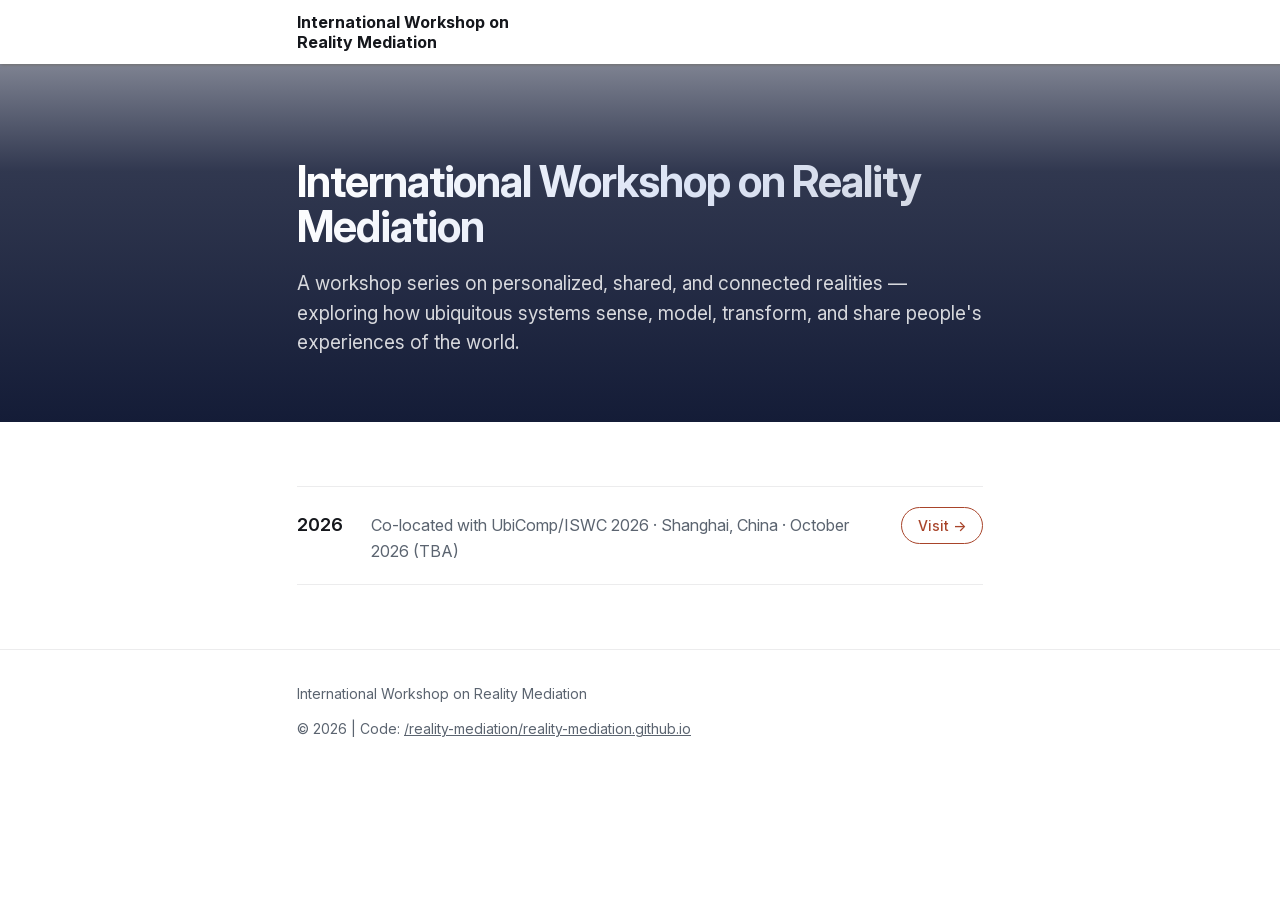
<file: index.html>
<!doctype html>
<html lang="en">
<head>
<meta charset="utf-8">
<meta name="viewport" content="width=device-width,initial-scale=1">
<title>International Workshop on Reality Mediation</title>
<link rel="apple-touch-icon" sizes="180x180" href="2026/favicon/apple-touch-icon.png">
<link rel="icon" type="image/png" sizes="32x32" href="2026/favicon/favicon-32x32.png">
<link rel="icon" type="image/png" sizes="16x16" href="2026/favicon/favicon-16x16.png">
<link rel="manifest" href="2026/favicon/site.webmanifest">
<style>
  @font-face {
    font-family: "Inter";
    src: url("2026/fonts/InterVariable.ttf") format("truetype-variations");
    font-weight: 100 900;
    font-display: swap;
  }

  :root {
    --bg: #ffffff;
    --section-alt: #f5f6f9;
    --brand: #2d3e6e;
    --accent: #a8442a;
    --accent-soft: #f5e4dc;
    --fg: #15171c;
    --muted: #5b6470;
    --rule: #15171c14;
    --radius: 20px;
    --max: 750px;
  }

  * { box-sizing: border-box; }
  html { scroll-behavior: smooth; }
  html, body { margin: 0; padding: 0; }

  body {
    background: var(--bg);
    color: var(--fg);
    font-family: "Inter", system-ui, sans-serif;
    font-weight: 400;
    font-size: 17px;
    line-height: 1.65;
    -webkit-font-smoothing: antialiased;
    text-rendering: optimizeLegibility;
  }

  .wrap { max-width: var(--max); margin: 0 auto; padding: 0 32px; }

  a { color: inherit; }
  a:hover { opacity: .65; }

  /* Nav */
  .nav {
    position: sticky;
    top: 0;
    background: #fff;
    z-index: 10;
    box-shadow: 1px 1px 3px #707070;
  }
  .nav .wrap {
    display: flex;
    align-items: center;
    min-height: 64px;
    padding-top: 12px;
    padding-bottom: 12px;
  }
  .brand {
    font-size: 16px;
    font-weight: 700;
    text-decoration: none;
    line-height: 1.25;
  }

  /* Hero */
  .hero {
    padding: 96px 0 64px;
    background-image: linear-gradient(to bottom, rgba(20,28,55,0.55) 0%, rgba(20,28,55,0.88) 30%, #141c37 100%);
  }
  .hero h1 {
    font-size: 2.5em;
    font-weight: 700;
    line-height: 1.05;
    letter-spacing: -0.025em;
    margin: 0 0 20px;
    background: linear-gradient(120deg, #ffffff 0%, #dbe3f5 55%, #d3d7e1 100%);
    -webkit-background-clip: text;
            background-clip: text;
    color: transparent;
  }
  .hero .subtitle {
    font-size: 19px;
    color: rgba(255, 255, 255, 0.82);
    max-width: 60ch;
    margin: 0;
    line-height: 1.55;
  }

  /* Sections */
  .section { padding: 64px 0; }
  .section:nth-of-type(odd) { background: var(--section-alt); }

  h2 {
    font-size: 30px;
    font-weight: 700;
    letter-spacing: -0.02em;
    margin: 0 0 24px;
    display: flex;
    align-items: baseline;
    gap: 14px;
    color: var(--accent);
  }
  .num {
    font-size: 14px;
    font-weight: 500;
    color: var(--accent);
  }

  p { margin: 0 0 16px; }
  p:last-child { margin-bottom: 0; }

  /* Editions list (same visual rhythm as the 2026 "dates" component) */
  .editions {
    display: grid;
    grid-template-columns: 1fr;
    gap: 0;
    margin: 0;
    border-top: 1px solid var(--rule);
    list-style: none;
    padding: 0;
  }
  .editions li {
    display: grid;
    grid-template-columns: auto 1fr auto;
    align-items: baseline;
    gap: 20px;
    padding: 20px 0;
    border-bottom: 1px solid var(--rule);
  }
  .editions .year {
    font-weight: 600;
    font-size: 18px;
    color: var(--fg);
    min-width: 3em;
  }
  .editions .where {
    color: var(--muted);
    font-size: 16px;
  }
  .editions .link-btn {
    display: inline-flex;
    align-items: center;
    padding: 6px 16px;
    border: 1px solid var(--accent);
    border-radius: var(--radius);
    text-decoration: none;
    font-size: 14px;
    font-weight: 500;
    color: var(--accent);
    background: transparent;
    white-space: nowrap;
    transition: background .15s ease, color .15s ease;
  }
  .editions .link-btn:hover { opacity: 1; background: var(--accent); color: var(--bg); }
  .editions .upcoming-pill {
    display: inline-block;
    font-size: 12px;
    font-weight: 500;
    letter-spacing: .04em;
    color: var(--accent);
    background: var(--accent-soft);
    padding: 3px 10px;
    border-radius: var(--radius);
    margin-left: 10px;
    vertical-align: middle;
  }

  /* Footer */
  footer {
    border-top: 1px solid var(--rule);
    padding: 32px 0 48px;
    font-size: 14px;
    color: var(--muted);
  }
  footer .wrap {
    display: flex;
    justify-content: space-between;
    gap: 12px;
    flex-wrap: wrap;
  }

  @media (max-width: 640px) {
    body { font-size: 16px; }
    .hero { padding: 56px 0 40px; }
    .hero h1 { font-size: 2em; }
    .section { padding: 44px 0; }
    h2 { font-size: 26px; }
    .editions li {
      grid-template-columns: auto 1fr;
      grid-template-areas:
        "year link"
        "where where";
      gap: 6px 16px;
    }
    .editions .year { grid-area: year; }
    .editions .link-btn { grid-area: link; justify-self: end; }
    .editions .where { grid-area: where; }
  }
</style>
</head>
<body>

<header class="nav">
  <div class="wrap">
    <a class="brand" href="#top">International Workshop on<br>Reality Mediation</a>
  </div>
</header>

<main id="top">

  <section class="hero">
    <div class="wrap">
      <h1>International Workshop on Reality Mediation</h1>
      <p class="subtitle">A workshop series on personalized, shared, and connected realities — exploring how ubiquitous systems sense, model, transform, and share people's experiences of the world.</p>
    </div>
  </section>

  <section class="section">
    <div class="wrap">
      <!-- <h2><span class="num">01</span> Editions</h2> -->
      <ul class="editions">
        <li>
          <span class="year">2026</span>
          <span class="where">Co-located with UbiComp/ISWC 2026 · Shanghai, China · October 2026 (TBA)</span>
          <a class="link-btn" href="2026/index.html">Visit →</a>
        </li>
      </ul>
    </div>
  </section>

</main>

<footer>
  <div class="wrap">
    <span>International Workshop on Reality Mediation</span>
    <span>© 2026 | Code: <a href="https://github.com/reality-mediation/reality-mediation.github.io" target="_blank">/reality-mediation/reality-mediation.github.io</a> </span>
  </div>
</footer>

</body>
</html>
</file>
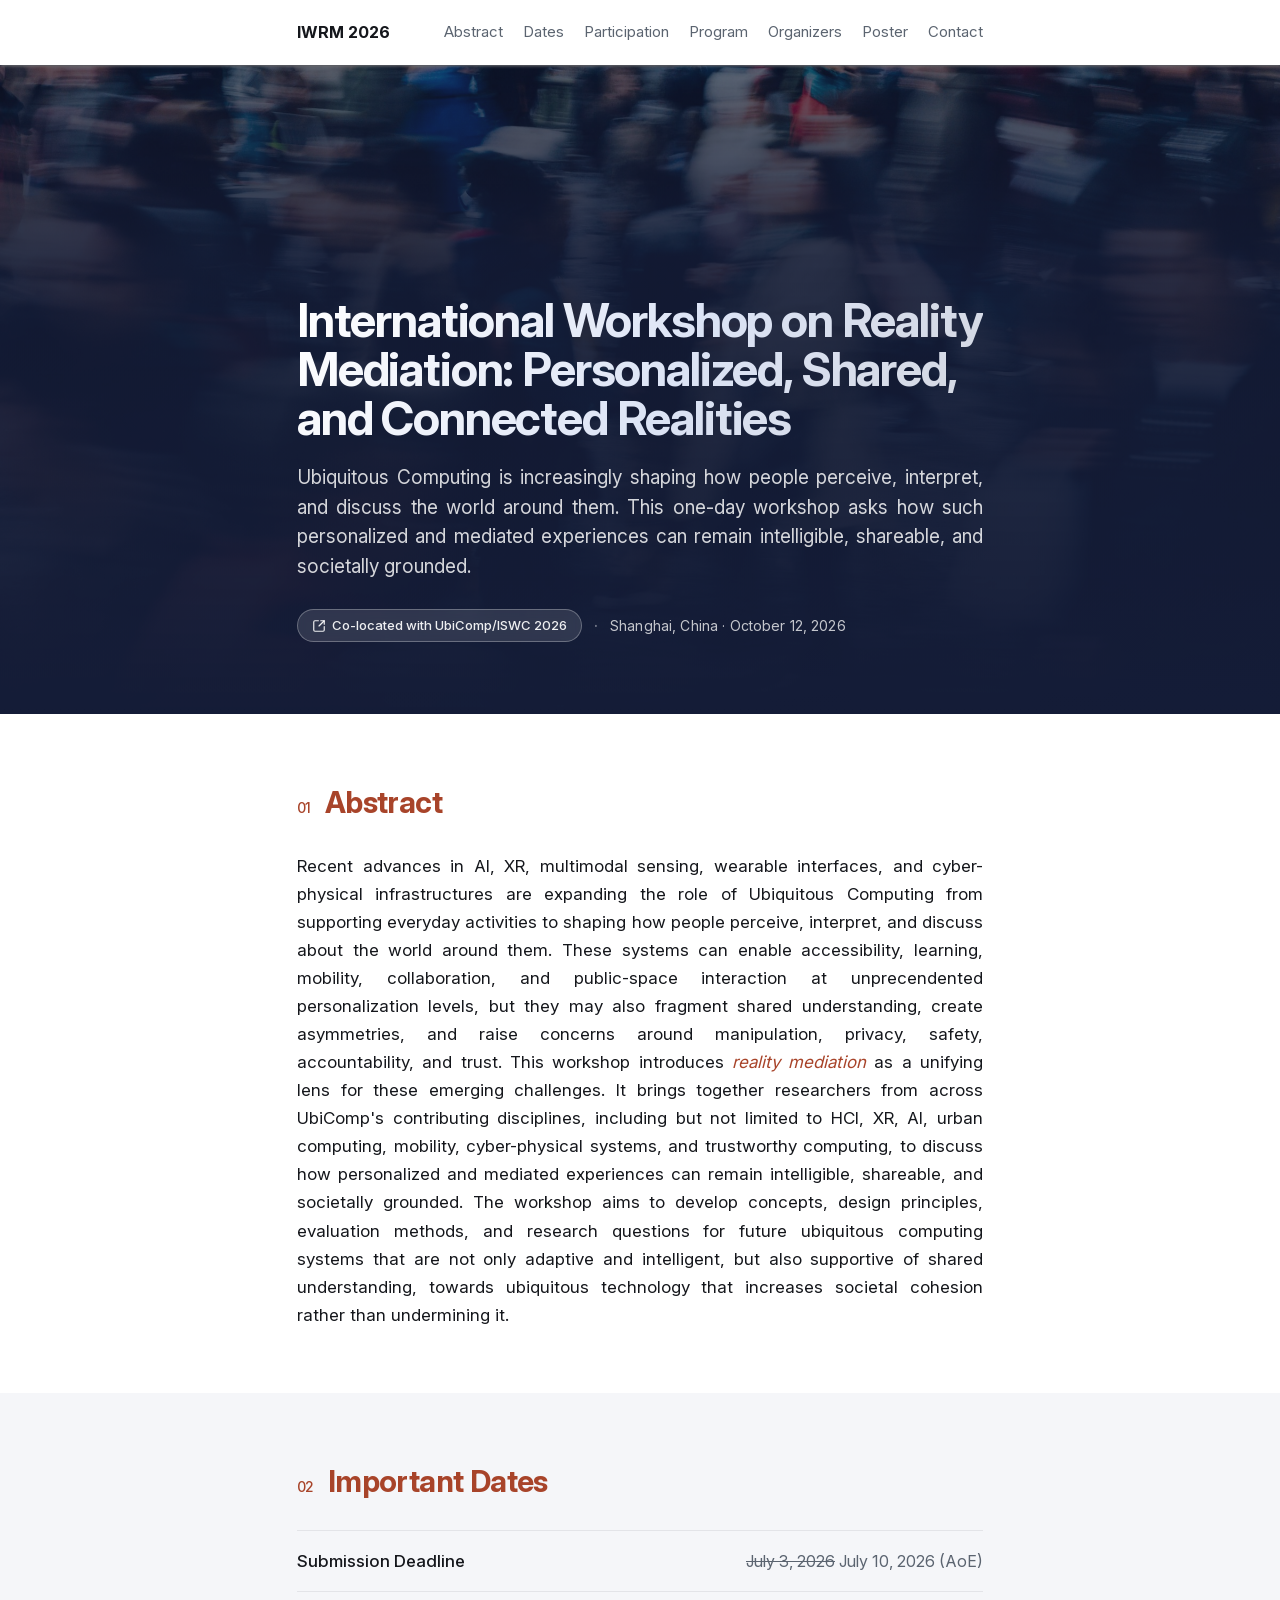
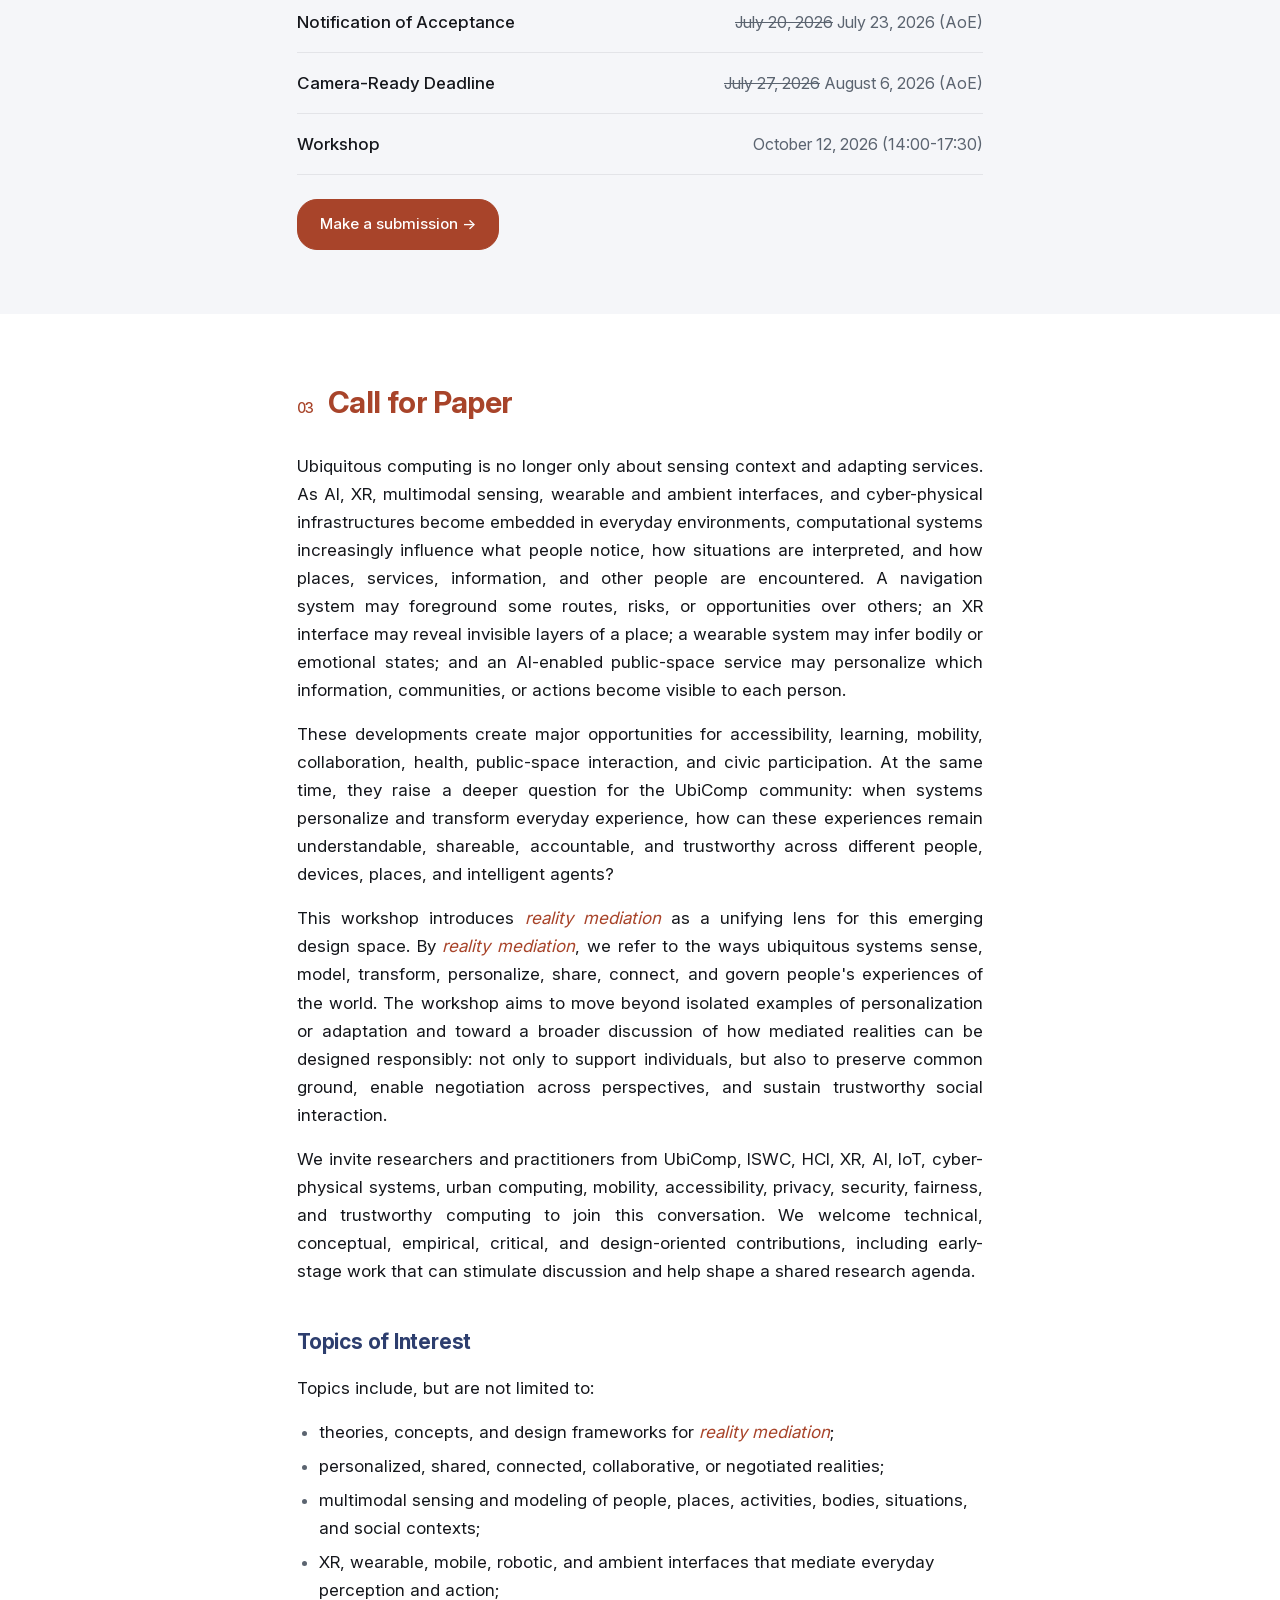
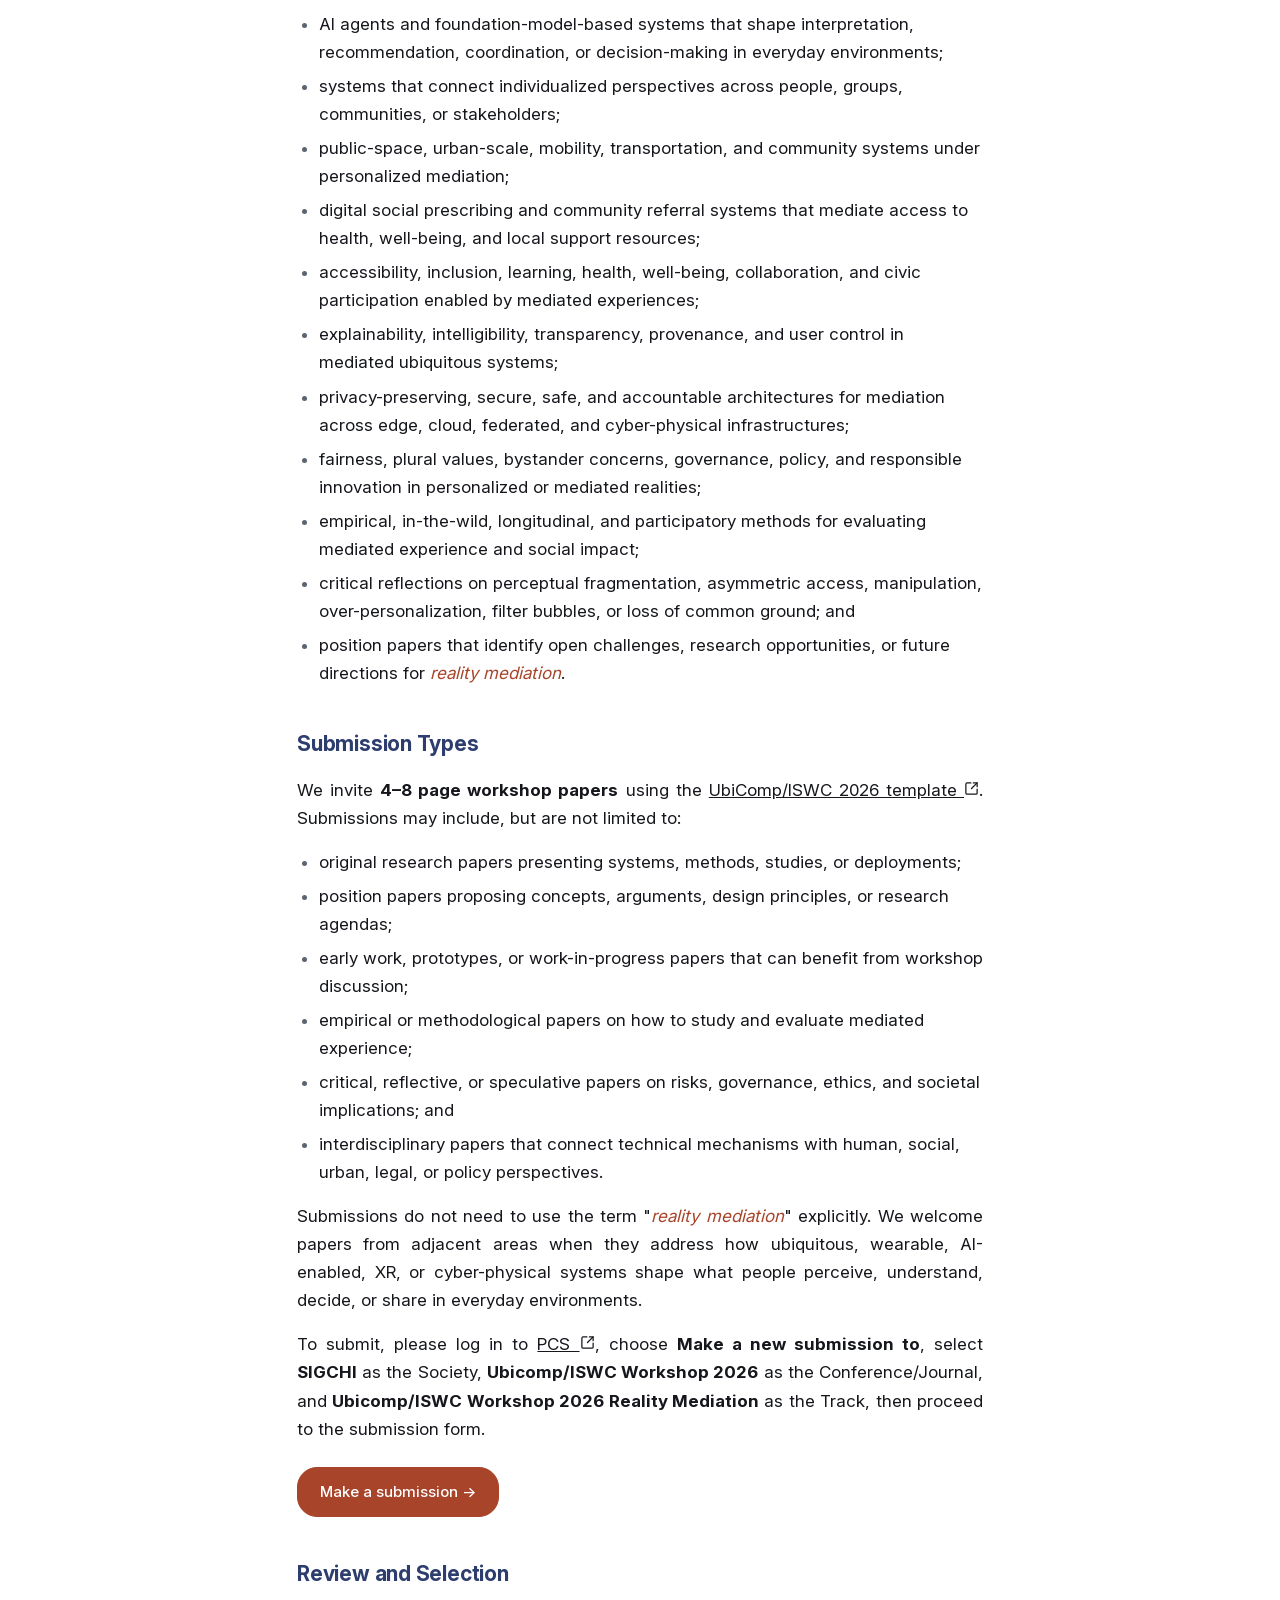
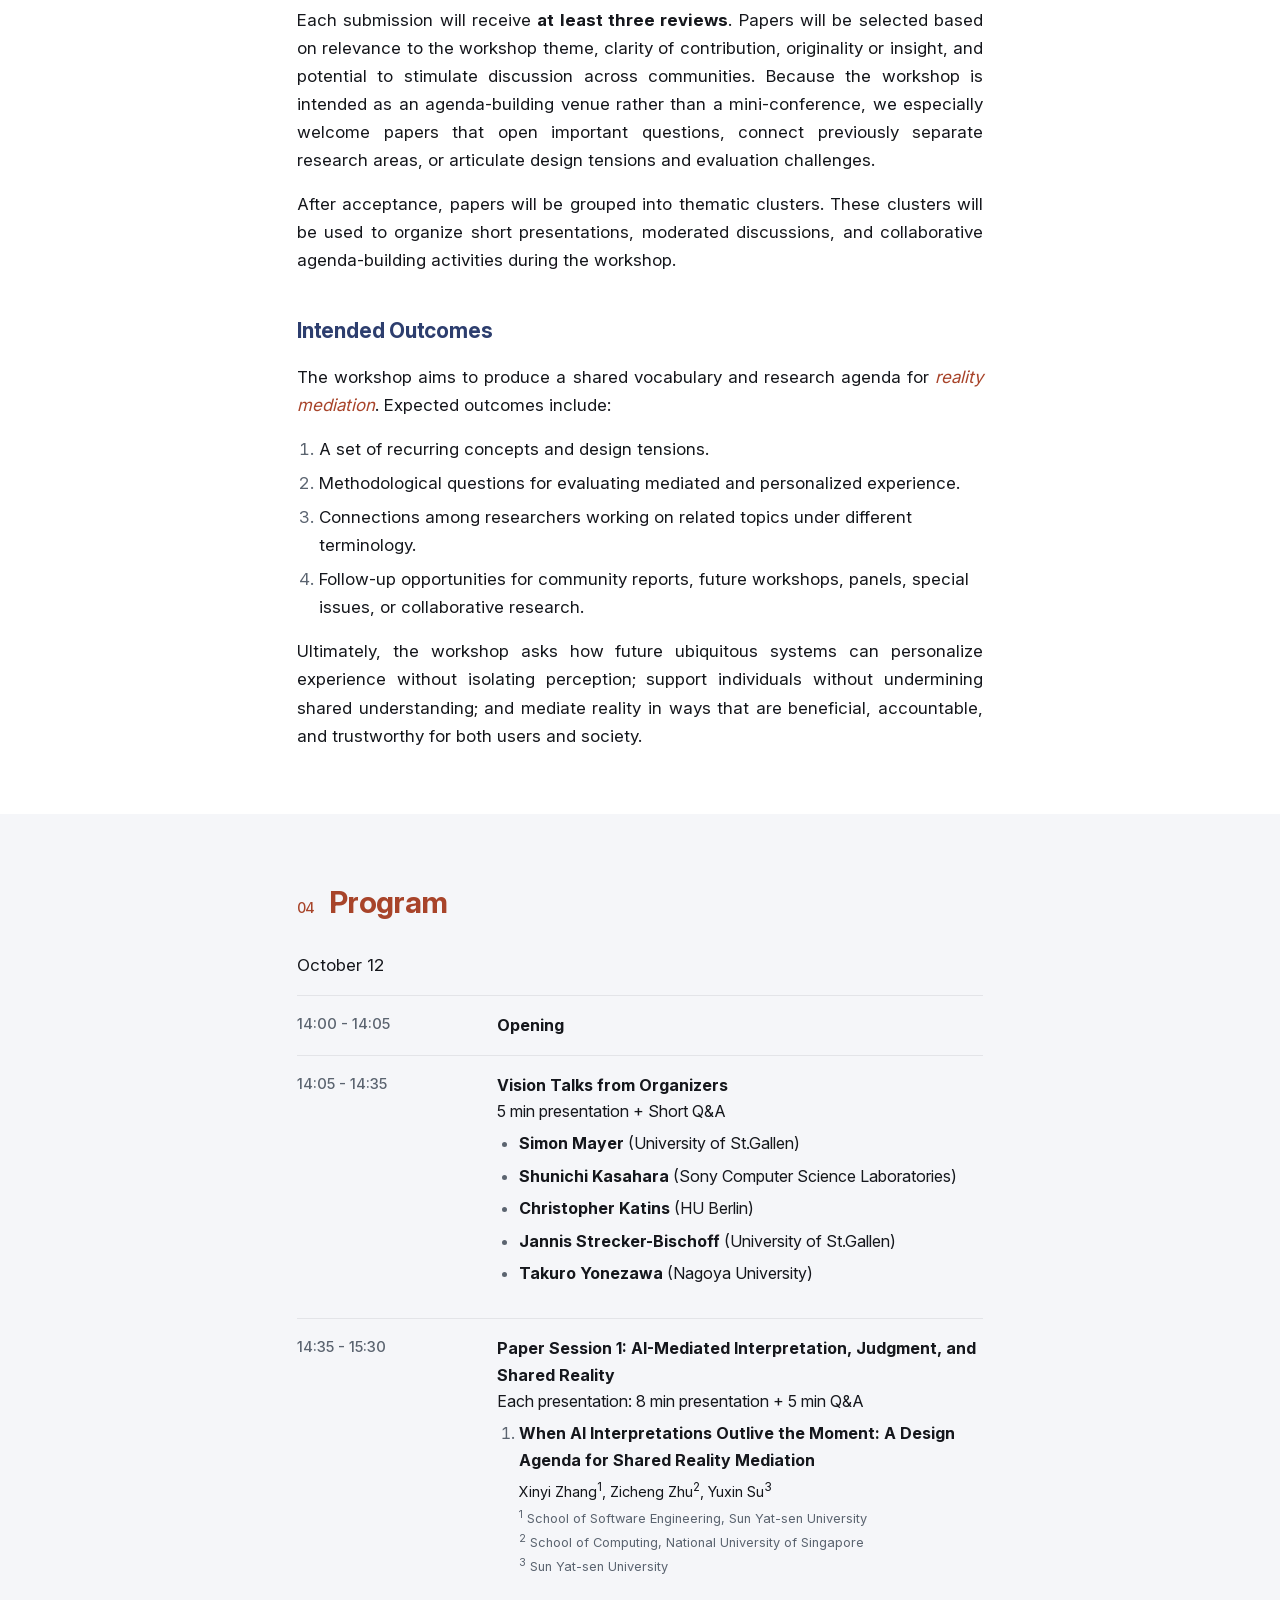
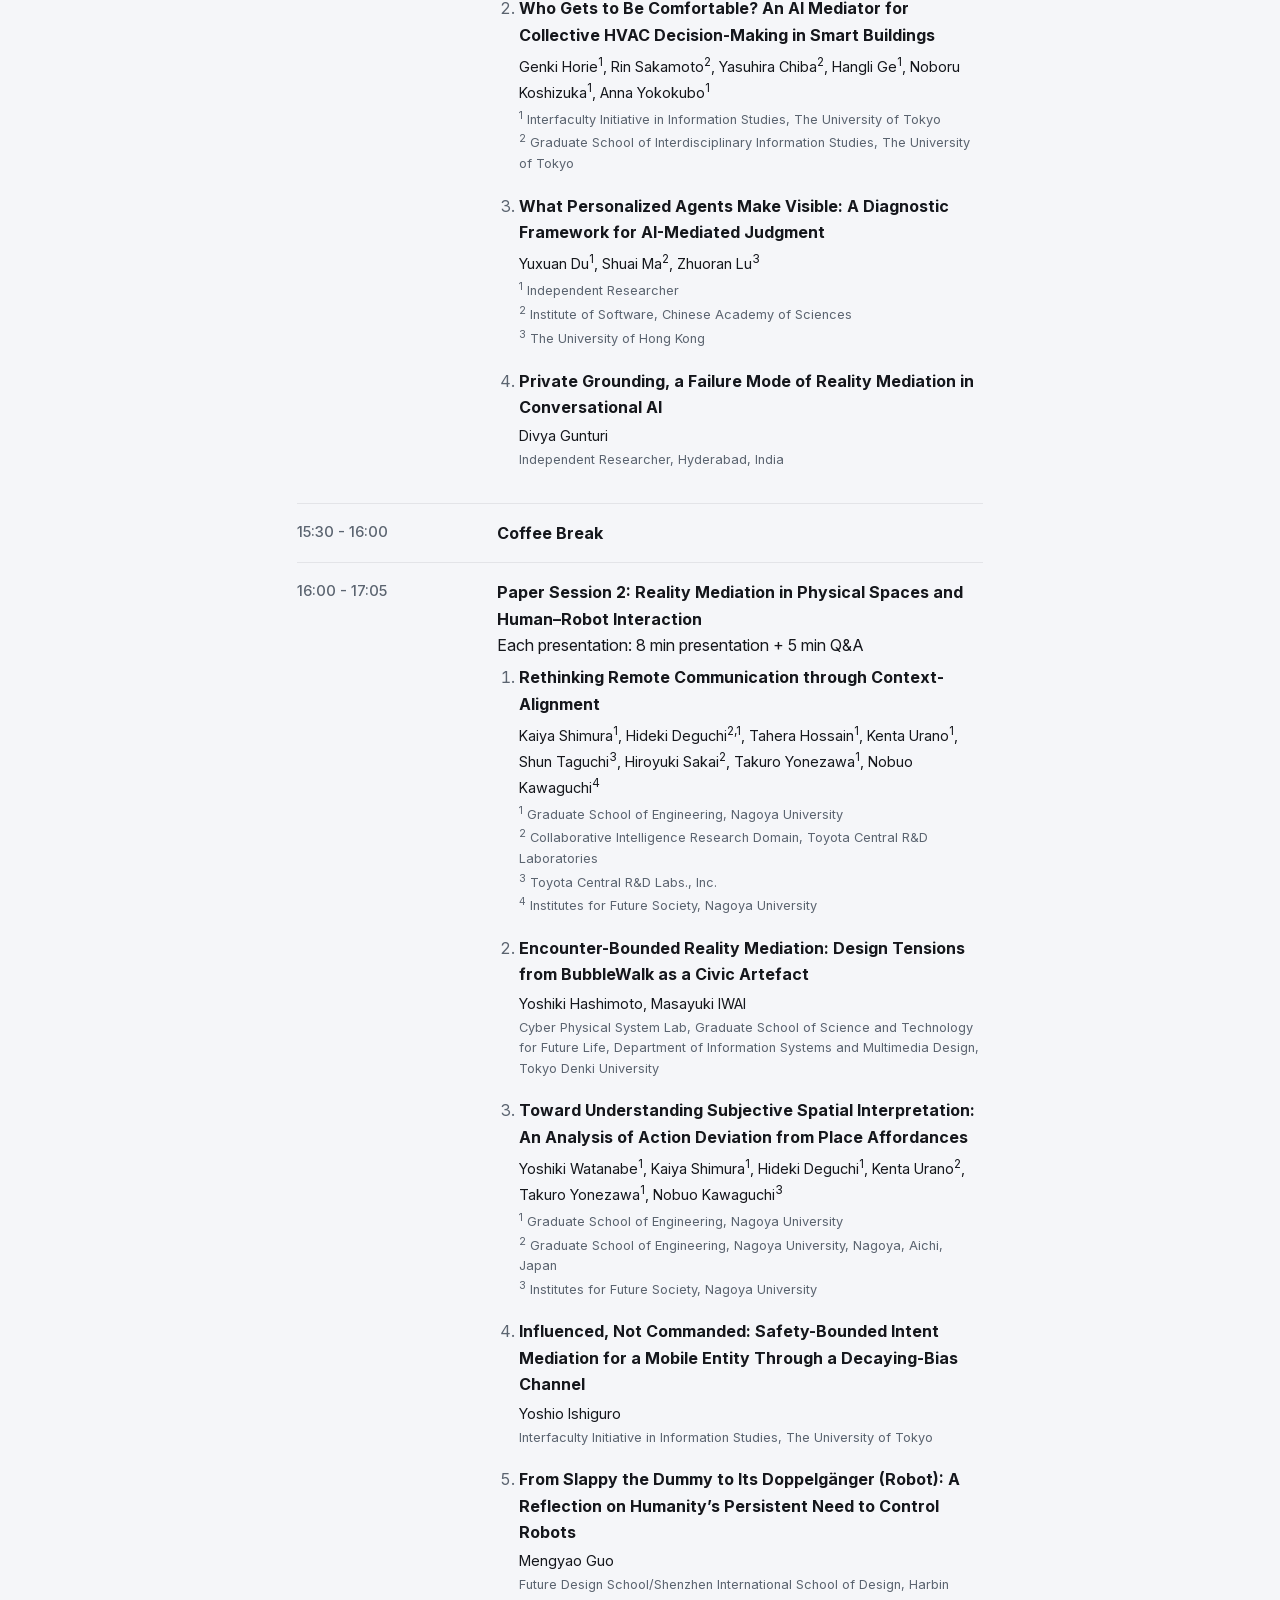
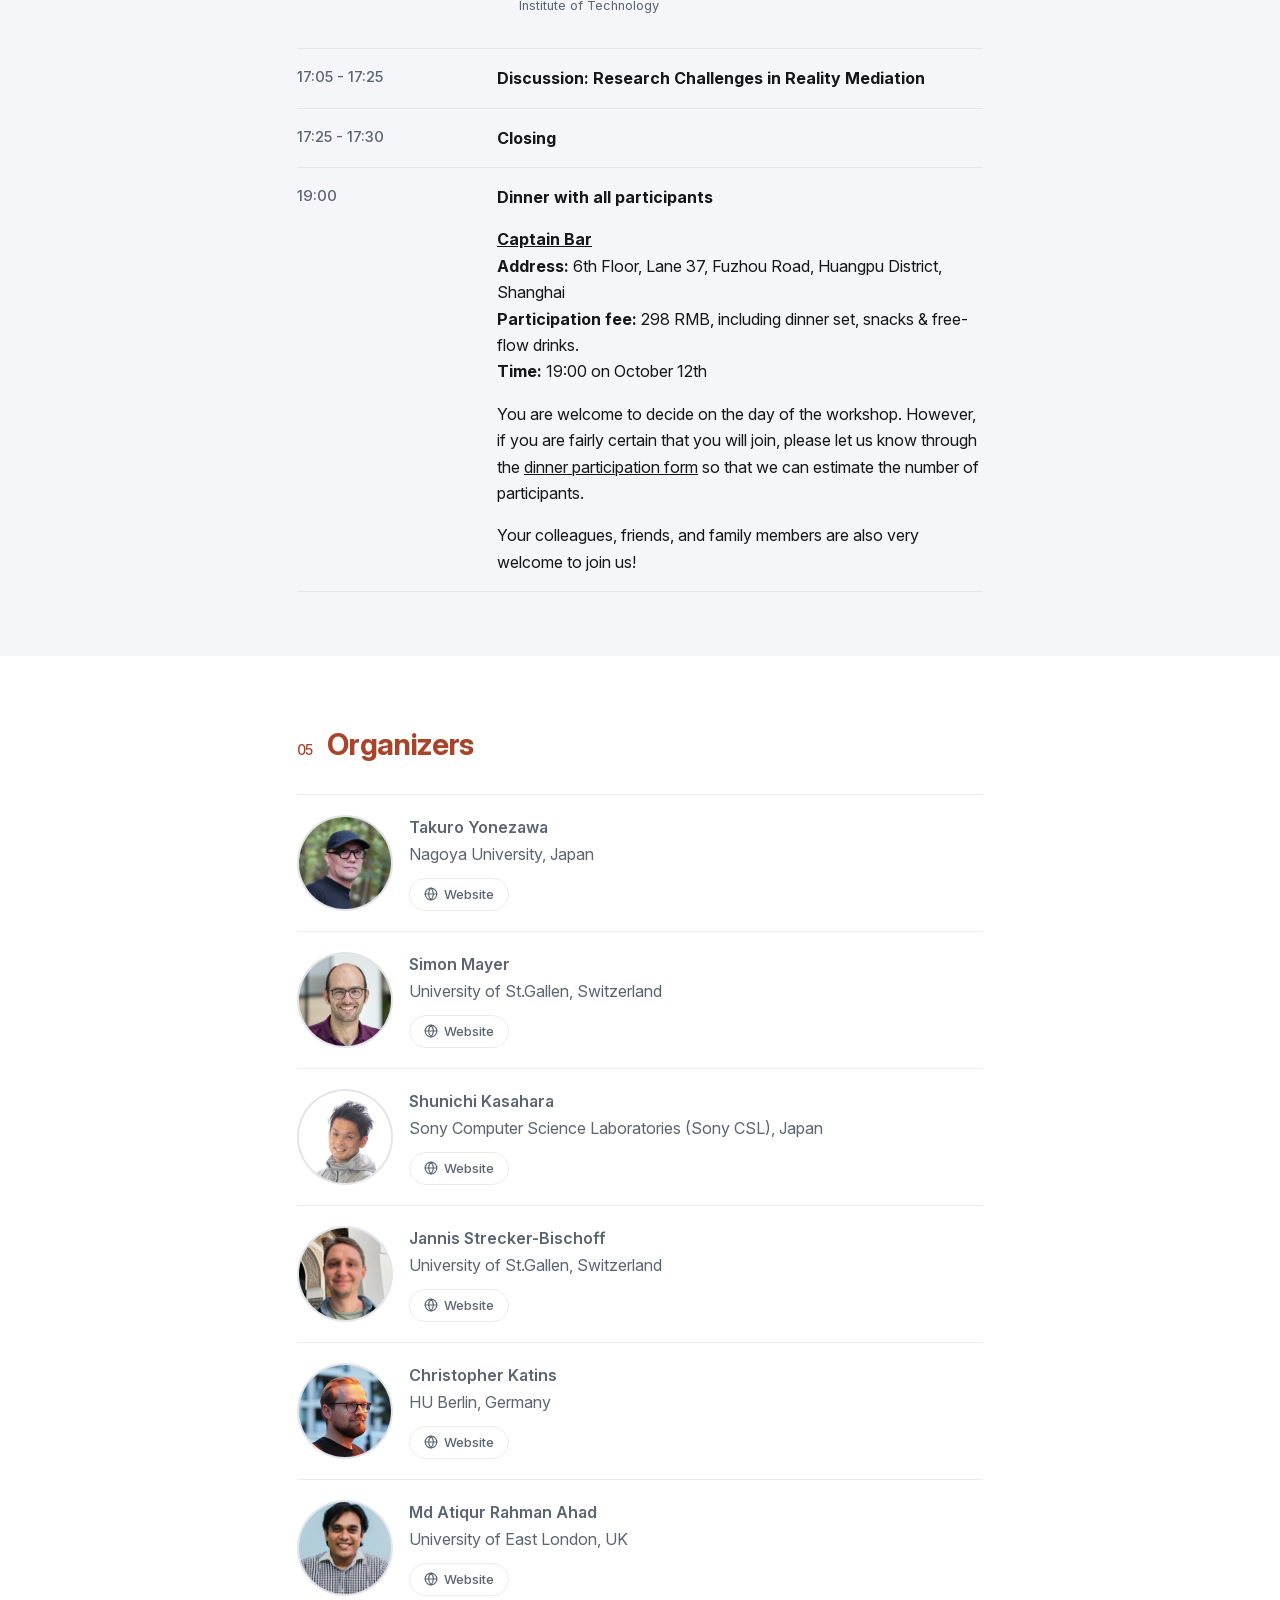
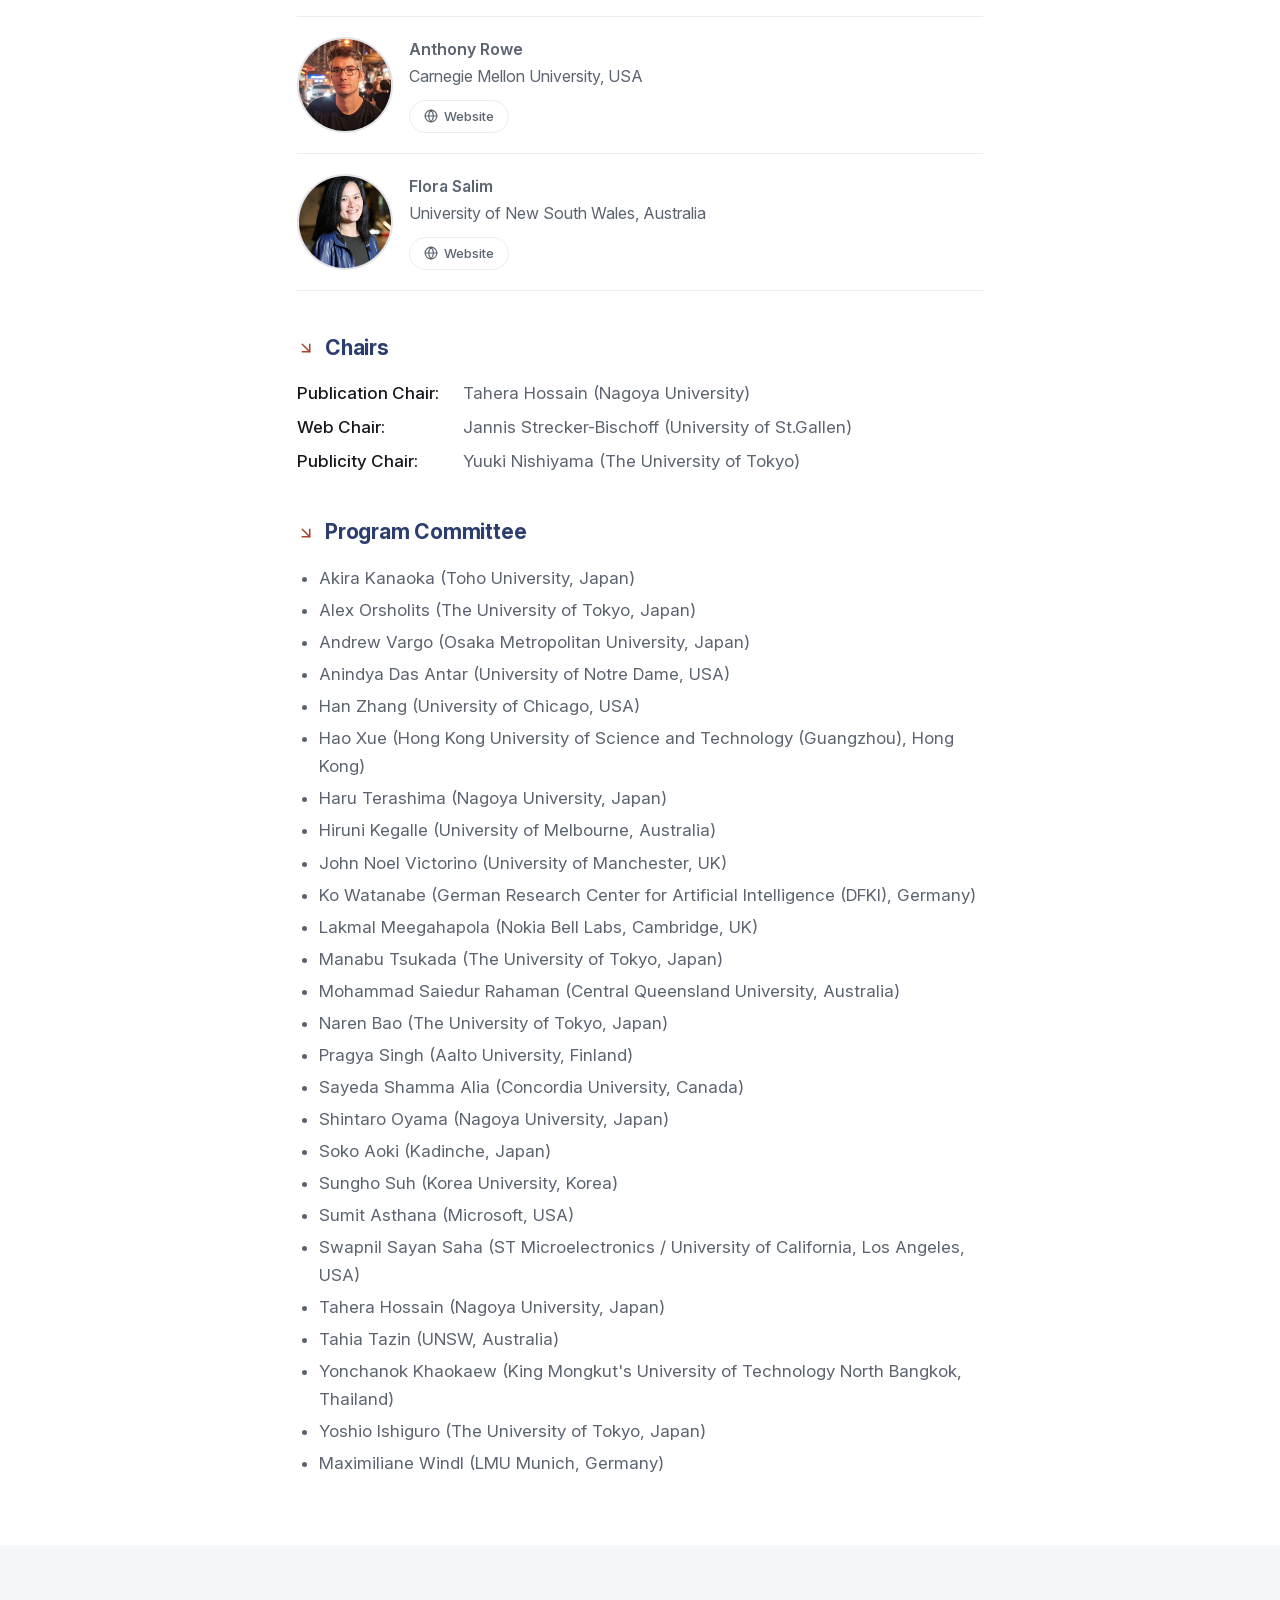
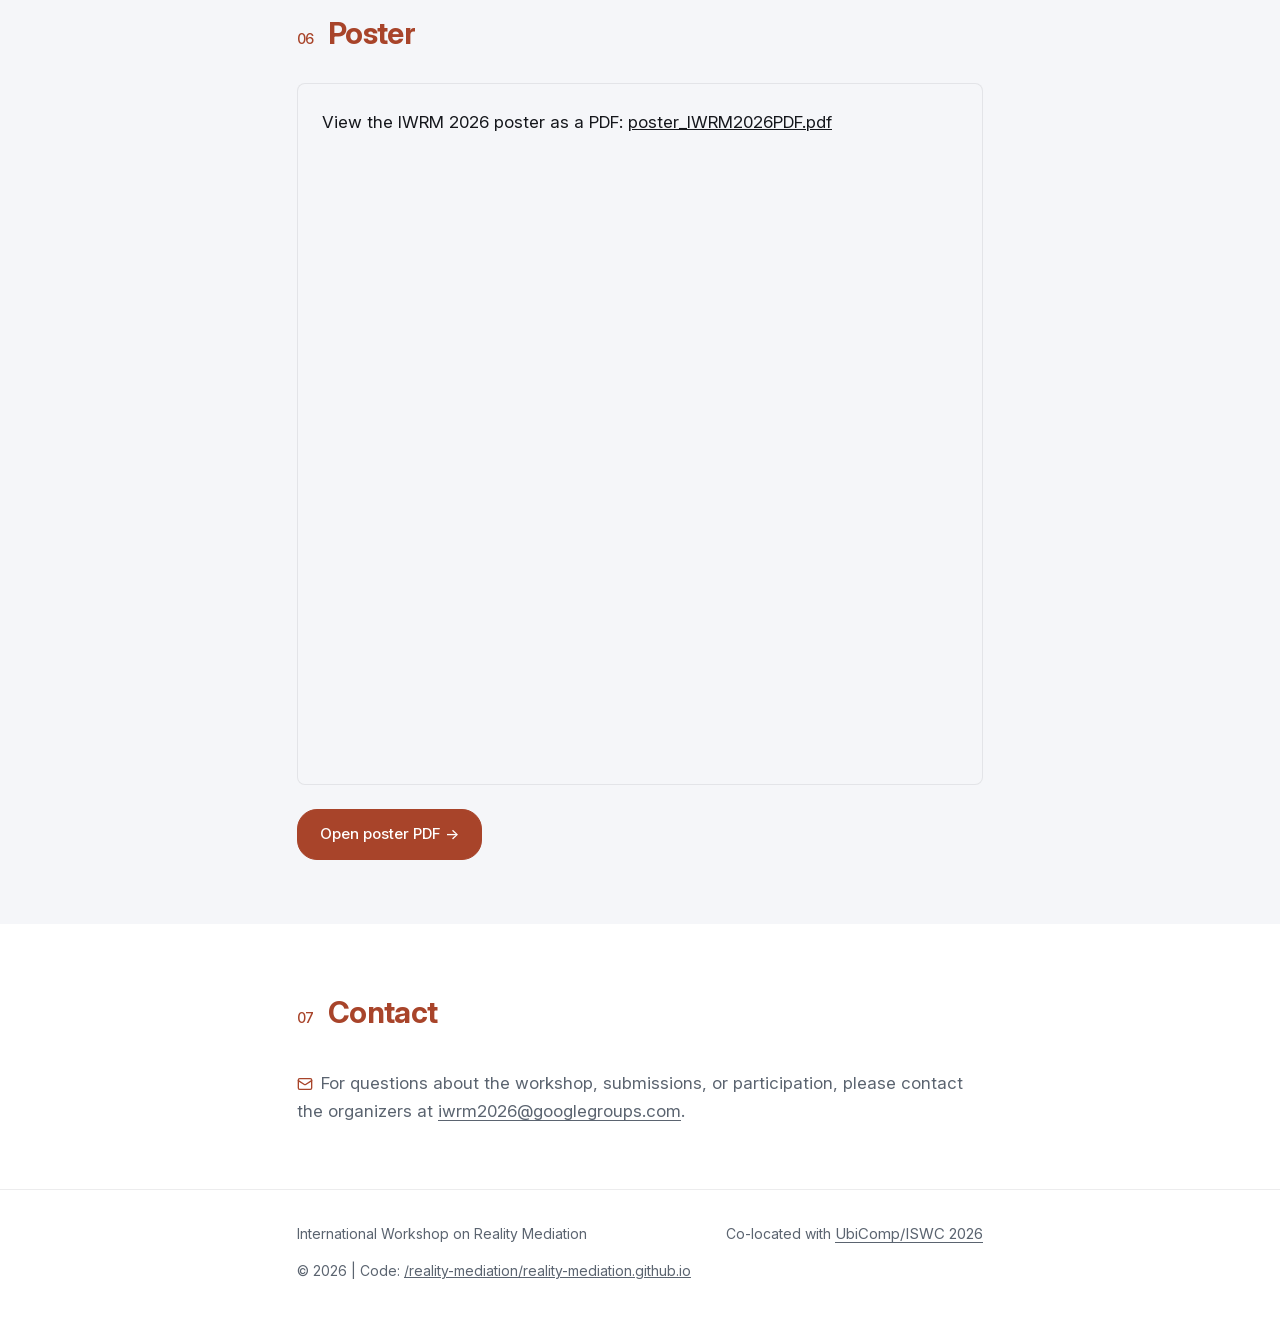
<file: 2026/index.html>
<!doctype html>
<html lang="en">
<head>
<meta charset="utf-8">
<meta name="viewport" content="width=device-width,initial-scale=1">
<title>Reality Mediation — UbiComp/ISWC 2026 Workshop</title>
<link rel="stylesheet" href="styles.css">
<link rel="apple-touch-icon" sizes="180x180" href="favicon/apple-touch-icon.png">
<link rel="icon" type="image/png" sizes="32x32" href="favicon/favicon-32x32.png">
<link rel="icon" type="image/png" sizes="16x16" href="favicon/favicon-16x16.png">
<link rel="manifest" href="favicon/site.webmanifest">
</head>
<body>

<div id="nav-sentinel" aria-hidden="true"></div>
<header class="nav">
  <div class="wrap">
    <a class="brand" href="#top">IWRM 2026</a>
    <button class="nav-toggle" aria-label="Open navigation" aria-expanded="false">
      <i data-lucide="menu" class="icon-menu"></i>
      <i data-lucide="x" class="icon-x"></i>
    </button>
    <nav>
      <a href="#abstract">Abstract</a>
      <a href="#dates">Dates</a>
      <a href="#participation">Participation</a>      
      <a href="#schedule">Program</a>
      <a href="#organizers">Organizers</a>
      <a href="#poster">Poster</a>
      <a href="#contact">Contact</a>
    </nav>
  </div>
</header>

<main id="top">

  <section class="hero">
    <div class="wrap">
      <h1>International Workshop on Reality Mediation: Personalized, Shared, and Connected Realities</h1>
      <p class="subtitle">Ubiquitous Computing is increasingly shaping how people perceive, interpret, and discuss the world around them. This one-day workshop asks how such personalized and mediated experiences can remain intelligible, shareable, and societally grounded.</p>
      <p class="hero-meta">
        <a class="link-btn" href="https://www.ubicomp.org/ubicomp-iswc-2026/" target="_blank" rel="noopener"><i data-lucide="square-arrow-out-up-right"></i>Co-located with UbiComp/ISWC 2026</a>
        <span class="hero-meta-sep" aria-hidden="true">·</span>
        <span class="hero-meta-text">Shanghai, China · October 12, 2026</span>
      </p>
    </div>
  </section>

  <section id="abstract" class="section">
    <div class="wrap">
      <h2><span class="num">01</span> Abstract</h2>
      <p>Recent advances in AI, XR, multimodal sensing, wearable interfaces, and cyber-physical infrastructures are expanding the role of Ubiquitous Computing from supporting everyday activities to shaping how people perceive, interpret, and discuss about the world around them. These systems can enable accessibility, learning, mobility, collaboration, and public-space interaction at unprecendented personalization levels, but they may also fragment shared understanding, create asymmetries, and raise concerns around manipulation, privacy, safety, accountability, and trust. This workshop introduces <span class="rm-term">reality mediation</span> as a unifying lens for these emerging challenges. It brings together researchers from across UbiComp's contributing disciplines, including but not limited to HCI, XR, AI, urban computing, mobility, cyber-physical systems, and trustworthy computing, to discuss how personalized and mediated experiences can remain intelligible, shareable, and societally grounded. The workshop aims to develop concepts, design principles, evaluation methods, and research questions for future ubiquitous computing systems that are not only adaptive and intelligent, but also supportive of shared understanding, towards ubiquitous technology that increases societal cohesion rather than undermining it.</p>
    </div>
  </section>

    <section id="dates" class="section">
    <div class="wrap">
      <h2><span class="num">02</span> Important Dates</h2>
      <dl class="dates">
        <div><dt>Submission Deadline</dt><dd><s>July 3, 2026</s> July 10, 2026 (AoE)</dd></div>
        <div><dt>Notification of Acceptance</dt><dd><s>July 20, 2026</s> July 23, 2026 (AoE)</dd></div>
        <div><dt>Camera-Ready Deadline</dt><dd><s>July 27, 2026</s> August 6, 2026 (AoE)</dd></div>
        <div><dt>Workshop</dt><dd>October 12, 2026 (14:00-17:30)</dd></div>
      </dl>
        <p class="actions">
        <a class="btn" href="https://new.precisionconference.com/user/login" target="_blank" rel="noopener">Make a submission →</a>
      </p>
    </div>
  </section>

  <section id="participation" class="section">
    <div class="wrap">
      <h2><span class="num">03</span> Call for Paper</h2>
      <p>Ubiquitous computing is no longer only about sensing context and adapting services. As AI, XR, multimodal sensing, wearable and ambient interfaces, and cyber-physical infrastructures become embedded in everyday environments, computational systems increasingly influence what people notice, how situations are interpreted, and how places, services, information, and other people are encountered. A navigation system may foreground some routes, risks, or opportunities over others; an XR interface may reveal invisible layers of a place; a wearable system may infer bodily or emotional states; and an AI-enabled public-space service may personalize which information, communities, or actions become visible to each person.</p>
      <p>These developments create major opportunities for accessibility, learning, mobility, collaboration, health, public-space interaction, and civic participation. At the same time, they raise a deeper question for the UbiComp community: when systems personalize and transform everyday experience, how can these experiences remain understandable, shareable, accountable, and trustworthy across different people, devices, places, and intelligent agents?</p>
      <p>This workshop introduces <span class="rm-term">reality mediation</span> as a unifying lens for this emerging design space. By <span class="rm-term">reality mediation</span>, we refer to the ways ubiquitous systems sense, model, transform, personalize, share, connect, and govern people's experiences of the world. The workshop aims to move beyond isolated examples of personalization or adaptation and toward a broader discussion of how mediated realities can be designed responsibly: not only to support individuals, but also to preserve common ground, enable negotiation across perspectives, and sustain trustworthy social interaction.</p>
      <p>We invite researchers and practitioners from UbiComp, ISWC, HCI, XR, AI, IoT, cyber-physical systems, urban computing, mobility, accessibility, privacy, security, fairness, and trustworthy computing to join this conversation. We welcome technical, conceptual, empirical, critical, and design-oriented contributions, including early-stage work that can stimulate discussion and help shape a shared research agenda.</p>

  
      <h3>Topics of Interest</h3>
      <p>Topics include, but are not limited to:</p>
      <ul>
        <li>theories, concepts, and design frameworks for <span class="rm-term">reality mediation</span>;</li>
        <li>personalized, shared, connected, collaborative, or negotiated realities;</li>
        <li>multimodal sensing and modeling of people, places, activities, bodies, situations, and social contexts;</li>
        <li>XR, wearable, mobile, robotic, and ambient interfaces that mediate everyday perception and action;</li>
        <li>AI agents and foundation-model-based systems that shape interpretation, recommendation, coordination, or decision-making in everyday environments;</li>
        <li>systems that connect individualized perspectives across people, groups, communities, or stakeholders;</li>
        <li>public-space, urban-scale, mobility, transportation, and community systems under personalized mediation;</li>
        <li>digital social prescribing and community referral systems that mediate access to health, well-being, and local support resources;</li>
        <li>accessibility, inclusion, learning, health, well-being, collaboration, and civic participation enabled by mediated experiences;</li>
        <li>explainability, intelligibility, transparency, provenance, and user control in mediated ubiquitous systems;</li>
        <li>privacy-preserving, secure, safe, and accountable architectures for mediation across edge, cloud, federated, and cyber-physical infrastructures;</li>
        <li>fairness, plural values, bystander concerns, governance, policy, and responsible innovation in personalized or mediated realities;</li>
        <li>empirical, in-the-wild, longitudinal, and participatory methods for evaluating mediated experience and social impact;</li>
        <li>critical reflections on perceptual fragmentation, asymmetric access, manipulation, over-personalization, filter bubbles, or loss of common ground; and</li>
        <li>position papers that identify open challenges, research opportunities, or future directions for <span class="rm-term">reality mediation</span>.</li>
      </ul>

      <h3>Submission Types</h3>
      <p>We invite <strong>4–8 page workshop papers</strong> using the <a href="https://www.ubicomp.org/ubicomp-iswc-2026/formatting/" target="_blank">UbiComp/ISWC 2026 template <i data-lucide="square-arrow-out-up-right"  width="15" height="15"></i></a>. Submissions may include, but are not limited to:</p>
      <ul>
        <li>original research papers presenting systems, methods, studies, or deployments;</li>
        <li>position papers proposing concepts, arguments, design principles, or research agendas;</li>
        <li>early work, prototypes, or work-in-progress papers that can benefit from workshop discussion;</li>
        <li>empirical or methodological papers on how to study and evaluate mediated experience;</li>
        <li>critical, reflective, or speculative papers on risks, governance, ethics, and societal implications; and</li>
        <li>interdisciplinary papers that connect technical mechanisms with human, social, urban, legal, or policy perspectives.</li>
      </ul>
      <p>Submissions do not need to use the term "<span class="rm-term">reality mediation</span>" explicitly. We welcome papers from adjacent areas when they address how ubiquitous, wearable, AI-enabled, XR, or cyber-physical systems shape what people perceive, understand, decide, or share in everyday environments.</p>
      <p>To submit, please log in to <a href="https://new.precisionconference.com/user/login" target="_blank" rel="noopener">PCS <i data-lucide="square-arrow-out-up-right" width="15" height="15"></i></a>, choose <strong>Make a new submission to</strong>, select <strong>SIGCHI</strong> as the Society, <strong>Ubicomp/ISWC Workshop 2026</strong> as the Conference/Journal, and <strong>Ubicomp/ISWC Workshop 2026 Reality Mediation</strong> as the Track, then proceed to the submission form.</p>

      <p class="actions">
        <a class="btn" href="https://new.precisionconference.com/user/login" target="_blank" rel="noopener">Make a submission →</a>
      </p>

      <h3>Review and Selection</h3>
      <p>Each submission will receive <strong>at least three reviews</strong>. Papers will be selected based on relevance to the workshop theme, clarity of contribution, originality or insight, and potential to stimulate discussion across communities. Because the workshop is intended as an agenda-building venue rather than a mini-conference, we especially welcome papers that open important questions, connect previously separate research areas, or articulate design tensions and evaluation challenges.</p>
      <p>After acceptance, papers will be grouped into thematic clusters. These clusters will be used to organize short presentations, moderated discussions, and collaborative agenda-building activities during the workshop.</p>

      <h3>Intended Outcomes</h3>
      <p>The workshop aims to produce a shared vocabulary and research agenda for <span class="rm-term">reality mediation</span>. Expected outcomes include:</p>
      <ol>
        <li>A set of recurring concepts and design tensions.</li>
        <li>Methodological questions for evaluating mediated and personalized experience.</li>
        <li>Connections among researchers working on related topics under different terminology.</li>
        <li>Follow-up opportunities for community reports, future workshops, panels, special issues, or collaborative research.</li>
      </ol>
      <p>Ultimately, the workshop asks how future ubiquitous systems can personalize experience without isolating perception; support individuals without undermining shared understanding; and mediate reality in ways that are beneficial, accountable, and trustworthy for both users and society.</p>
    
    </div>
  </section>



  <section id="schedule" class="section">
    <div class="wrap">
      <h2><span class="num">04</span> Program</h2>
      <p>October 12</p>
      <table class="schedule">
        <tbody>
          <tr><td class="time">14:00 - 14:05</td><td><strong>Opening</strong></td></tr>
          <tr class="schedule-group"><td class="time">14:05 - 14:35</td><td><strong>Vision Talks from Organizers</strong><br><span class="schedule-note">5 min presentation + Short Q&amp;A</span>
            <ul>
              <li><strong>Simon Mayer </strong>(University of St.Gallen)</li>
              <li><strong>Shunichi Kasahara </strong>(Sony Computer Science Laboratories)</li>
              <li><strong>Christopher Katins </strong>(HU Berlin)</li>
              <li><strong>Jannis Strecker-Bischoff </strong>(University of St.Gallen)</li>
              <li><strong>Takuro Yonezawa </strong>(Nagoya University)</li>
            </ul>
          </td></tr>
          <tr class="schedule-group"><td class="time">14:35 - 15:30</td><td><strong>Paper Session 1: AI-Mediated Interpretation, Judgment, and Shared Reality</strong><br><span class="schedule-note">Each presentation: 8 min presentation + 5 min Q&amp;A</span>
            <ol>
              <li class="paper">
                <strong>When AI Interpretations Outlive the Moment: A Design Agenda for Shared Reality Mediation</strong>
                <div class="paper-authors">Xinyi Zhang<sup>1</sup>, Zicheng Zhu<sup>2</sup>, Yuxin Su<sup>3</sup></div>
                <div class="paper-affiliations"><sup>1</sup> School of Software Engineering, Sun Yat-sen University<br><sup>2</sup> School of Computing, National University of Singapore<br><sup>3</sup> Sun Yat-sen University</div>
              </li>
              <li class="paper">
                <strong>Who Gets to Be Comfortable? An AI Mediator for Collective HVAC Decision-Making in Smart Buildings</strong>
                <div class="paper-authors">Genki Horie<sup>1</sup>, Rin Sakamoto<sup>2</sup>, Yasuhira Chiba<sup>2</sup>, Hangli Ge<sup>1</sup>, Noboru Koshizuka<sup>1</sup>, Anna Yokokubo<sup>1</sup></div>
                <div class="paper-affiliations"><sup>1</sup> Interfaculty Initiative in Information Studies, The University of Tokyo<br><sup>2</sup> Graduate School of Interdisciplinary Information Studies, The University of Tokyo</div>
              </li>
               <li class="paper">
                <strong>What Personalized Agents Make Visible: A Diagnostic Framework for AI-Mediated Judgment</strong>
                <div class="paper-authors">Yuxuan Du<sup>1</sup>, Shuai Ma<sup>2</sup>, Zhuoran Lu<sup>3</sup></div>
                <div class="paper-affiliations"><sup>1</sup> Independent Researcher<br><sup>2</sup> Institute of Software, Chinese Academy of Sciences<br><sup>3</sup> The University of Hong Kong</div>
              </li>
              <li class="paper">
                <strong>Private Grounding, a Failure Mode of Reality Mediation in Conversational AI</strong>
                <div class="paper-authors">Divya Gunturi</div>
                <div class="paper-affiliations">Independent Researcher, Hyderabad, India</div>
              </li>
            </ol>
          </td></tr>
          <tr><td class="time">15:30 - 16:00</td><td><strong>Coffee Break</strong></td></tr>
          <tr class="schedule-group"><td class="time">16:00 - 17:05</td><td><strong>Paper Session 2: Reality Mediation in Physical Spaces and Human&ndash;Robot Interaction</strong><br><span class="schedule-note">Each presentation: 8 min presentation + 5 min Q&amp;A</span>
            <ol>
              <li class="paper">
                <strong>Rethinking Remote Communication through Context-Alignment</strong>
                <div class="paper-authors">Kaiya Shimura<sup>1</sup>, Hideki Deguchi<sup>2,1</sup>, Tahera Hossain<sup>1</sup>, Kenta Urano<sup>1</sup>, Shun Taguchi<sup>3</sup>, Hiroyuki Sakai<sup>2</sup>, Takuro Yonezawa<sup>1</sup>, Nobuo Kawaguchi<sup>4</sup></div>
                <div class="paper-affiliations"><sup>1</sup> Graduate School of Engineering, Nagoya University<br><sup>2</sup> Collaborative Intelligence Research Domain, Toyota Central R&amp;D Laboratories<br><sup>3</sup> Toyota Central R&amp;D Labs., Inc.<br><sup>4</sup> Institutes for Future Society, Nagoya University</div>
              </li>
              <li class="paper">
                <strong>Encounter-Bounded Reality Mediation: Design Tensions from BubbleWalk as a Civic Artefact</strong>
                <div class="paper-authors">Yoshiki Hashimoto, Masayuki IWAI</div>
                <div class="paper-affiliations">Cyber Physical System Lab, Graduate School of Science and Technology for Future Life, Department of Information Systems and Multimedia Design, Tokyo Denki University</div>
              </li>
              <li class="paper">
                <strong>Toward Understanding Subjective Spatial Interpretation: An Analysis of Action Deviation from Place Affordances</strong>
                <div class="paper-authors">Yoshiki Watanabe<sup>1</sup>, Kaiya Shimura<sup>1</sup>, Hideki Deguchi<sup>1</sup>, Kenta Urano<sup>2</sup>, Takuro Yonezawa<sup>1</sup>, Nobuo Kawaguchi<sup>3</sup></div>
                <div class="paper-affiliations"><sup>1</sup> Graduate School of Engineering, Nagoya University<br><sup>2</sup> Graduate School of Engineering, Nagoya University, Nagoya, Aichi, Japan<br><sup>3</sup> Institutes for Future Society, Nagoya University</div>
              </li>
              <li class="paper">
                <strong>Influenced, Not Commanded: Safety-Bounded Intent Mediation for a Mobile Entity Through a Decaying-Bias Channel</strong>
                <div class="paper-authors">Yoshio Ishiguro</div>
                <div class="paper-affiliations">Interfaculty Initiative in Information Studies, The University of Tokyo</div>
              </li>
              <li class="paper">
                <strong>From Slappy the Dummy to Its Doppelg&auml;nger (Robot): A Reflection on Humanity&rsquo;s Persistent Need to Control Robots</strong>
                <div class="paper-authors">Mengyao Guo</div>
                <div class="paper-affiliations">Future Design School/Shenzhen International School of Design, Harbin Institute of Technology</div>
              </li>
            </ol>
          </td></tr>
          <tr><td class="time">17:05 - 17:25</td><td><strong>Discussion: Research Challenges in Reality Mediation</strong></td></tr>
          <tr><td class="time">17:25 - 17:30</td><td><strong>Closing</strong></td></tr>
          <tr><td class="time">19:00</td><td class="dinner-details">
            <p><strong>Dinner with all participants</strong></p>
            <p><strong><a href="http://www.thecaptainbarshanghai.com.cn/">Captain Bar</a></strong><br>
              <strong>Address:</strong> 6th Floor, Lane 37, Fuzhou Road, Huangpu District, Shanghai<br>
              <strong>Participation fee:</strong> 298 RMB, including dinner set, snacks &amp; free-flow drinks.<br>
              <strong>Time:</strong> 19:00 on October 12th</p>
            <p>You are welcome to decide on the day of the workshop. However, if you are fairly certain that you will join, please let us know through the <a href="https://forms.gle/TGAtHdRYcxMYYRncA">dinner participation form</a> so that we can estimate the number of participants.</p>
            <p>Your colleagues, friends, and family members are also very welcome to join us!</p>
          </td></tr>
        </tbody>
      </table>
           
    </div>
  </section>

  <section id="organizers" class="section">
    <div class="wrap">
      <h2><span class="num">05</span> Organizers</h2>
      

      <div class="people">
        <article class="person">
          <img class="avatar" src="figures/profile_takuro_yonezawa_2.JPG" alt="Takuro Yonezawa">
          <div class="person-body">
            <p class="person-name">Takuro Yonezawa</p>
            <p class="person-affiliation">Nagoya University, Japan</p>
            <p class="person-links">
              <a class="link-btn" href="https://takuroyonezawa.info/" target="_blank"><i data-lucide="globe"></i>Website</a>
            </p>
          </div>
        </article>
        <article class="person">
          <img class="avatar" src="figures/profile_simon_mayer_square.jpg" alt="Simon Mayer">
          <div class="person-body">
            <p class="person-name">Simon Mayer</p>
            <p class="person-affiliation">University of St.Gallen, Switzerland</p>
            <p class="person-links">
              <a class="link-btn" href="https://interactions.ics.unisg.ch" target="_blank"><i data-lucide="globe"></i>Website</a>
            </p>
          </div>
        </article>
        <article class="person">
           <img class="avatar" src="figures/profile_shunichi_kasahara_2.jpg" alt="Shunichi Kasahara">
          <div class="person-body">
            <p class="person-name">Shunichi Kasahara</p>
            <p class="person-affiliation">Sony Computer Science Laboratories (Sony CSL), Japan</p>
            <p class="person-links">
              <a class="link-btn" href="https://shunichikasahara.com/" target="_blank"><i data-lucide="globe"></i>Website</a>
            </p>
          </div>
        </article>
        <article class="person">
          <img class="avatar" src="figures/profile_jannis_strecker-bischoff.jpg" alt="Jannis Strecker-Bischoff">
          <div class="person-body">
            <p class="person-name">Jannis Strecker-Bischoff</p>
            <p class="person-affiliation">University of St.Gallen, Switzerland</p>
            <p class="person-links">
              <a class="link-btn" href="https://academia.jrstrecker.de" target="_blank"><i data-lucide="globe"></i>Website</a>
            </p>
          </div>
        </article>
        <article class="person">
          <img class="avatar" src="figures/profile_christopher_katins.jpg" alt="Christopher Katins">
          <div class="person-body">
            <p class="person-name">Christopher Katins</p>
            <p class="person-affiliation">HU Berlin, Germany</p>
            <p class="person-links">
              <a class="link-btn" href="https://katins.me" target="_blank"><i data-lucide="globe"></i>Website</a>
            </p>
          </div>
        </article>
        <article class="person">
          <img class="avatar" src="figures/profile_atiqur_ahad_2.jpg" alt="Atiqur Ahad">
          <div class="person-body">
            <p class="person-name">Md Atiqur Rahman Ahad</p>
            <p class="person-affiliation">University of East London, UK</p>
            <p class="person-links">
              <a class="link-btn" href="https://ahadvisionlab.com" target="_blank"><i data-lucide="globe"></i>Website</a>
            </p>
          </div>
        </article>
        <article class="person">
          <img class="avatar" src="figures/profile_anthony_rowe_2.jpg" alt="Anthony Rowe">
          <div class="person-body">
            <p class="person-name">Anthony Rowe</p>
            <p class="person-affiliation">Carnegie Mellon University, USA</p>
            <p class="person-links">
              <a class="link-btn" href="https://wise.ece.cmu.edu/about.html" target="_blank"><i data-lucide="globe"></i>Website</a>
            </p>
          </div>
        </article>
        <article class="person">
          <img class="avatar" src="figures/profile_flora_salim.jpg" alt="Flora Salim">
          <div class="person-body">
            <p class="person-name">Flora Salim</p>
            <p class="person-affiliation">University of New South Wales, Australia</p>
            <p class="person-links">
              <a class="link-btn" href="https://www.unsw.edu.au/staff/flora-salim" target="_blank"><i data-lucide="globe"></i>Website</a>
            </p>
          </div>
        </article>
      </div>

      <h3><span class="num"><i data-lucide="arrow-down-right"></i></span> Chairs</h3>
      <dl class="roles">
        <div><dt>Publication Chair</dt><dd>Tahera Hossain (Nagoya University)</dd></div>
        <div><dt>Web Chair</dt><dd>Jannis Strecker-Bischoff (University of St.Gallen)</dd></div>        
        <div><dt>Publicity Chair</dt><dd>Yuuki Nishiyama (The University of Tokyo)</dd></div>
      </dl>

      <h3><span class="num"><i data-lucide="arrow-down-right"></i></span> Program Committee</h3>
      <ul class="pc">
        <li>Akira Kanaoka (Toho University, Japan)</li>
        <li>Alex Orsholits (The University of Tokyo, Japan)</li>
        <li>Andrew Vargo (Osaka Metropolitan University, Japan)</li>
        <li>Anindya Das Antar (University of Notre Dame, USA)</li>
        <li>Han Zhang (University of Chicago, USA)</li>
        <li>Hao Xue (Hong Kong University of Science and Technology (Guangzhou), Hong Kong)</li>
        <li>Haru Terashima (Nagoya University, Japan)</li>
        <li>Hiruni Kegalle (University of Melbourne, Australia)</li>
        <li>John Noel Victorino (University of Manchester, UK)</li>
        <li>Ko Watanabe (German Research Center for Artificial Intelligence (DFKI), Germany)</li>
        <li>Lakmal Meegahapola (Nokia Bell Labs, Cambridge, UK)</li>
        <li>Manabu Tsukada (The University of Tokyo, Japan)</li>
        <li>Mohammad Saiedur Rahaman (Central Queensland University, Australia)</li>
        <li>Naren Bao (The University of Tokyo, Japan)</li>
        <li>Pragya Singh (Aalto University, Finland)</li>
        <li>Sayeda Shamma Alia (Concordia University, Canada)</li>
        <li>Shintaro Oyama (Nagoya University, Japan)</li>
        <li>Soko Aoki (Kadinche, Japan)</li>
        <li>Sungho Suh (Korea University, Korea)</li>
        <li>Sumit Asthana (Microsoft, USA)</li>
        <li>Swapnil Sayan Saha (ST Microelectronics / University of California, Los Angeles, USA)</li>
        <li>Tahera Hossain (Nagoya University, Japan)</li>
        <li>Tahia Tazin (UNSW, Australia)</li>
        <li>Yonchanok Khaokaew (King Mongkut's University of Technology North Bangkok, Thailand)</li>
        <li>Yoshio Ishiguro (The University of Tokyo, Japan)</li>
        <li>Maximiliane Windl (LMU Munich, Germany)</li>
      </ul>

    </div>
  </section>

  <section id="poster" class="section">
    <div class="wrap">
      <h2><span class="num">06</span> Poster</h2>
      <div class="poster-viewer">
        <object data="poster_IWRM2026PDF.pdf" type="application/pdf" aria-label="IWRM 2026 poster">
          <p>View the IWRM 2026 poster as a PDF: <a href="poster_IWRM2026PDF.pdf">poster_IWRM2026PDF.pdf</a></p>
        </object>
      </div>
      <p class="actions">
        <a class="btn" href="poster_IWRM2026PDF.pdf" target="_blank" rel="noopener">Open poster PDF →</a>
      </p>
    </div>
  </section>

  <section id="contact" class="section">
    <div class="wrap">
      <h2><span class="num">07</span> Contact</h2>
      <p class="contact-block"><i data-lucide="mail" class="contact-icon"></i>For questions about the workshop, submissions, or participation, please contact the organizers at <a class="contact-link" href="mailto:iwrm2026@googlegroups.com">iwrm2026@googlegroups.com</a>.</p>
    </div>
  </section>

</main>

<footer>
  <div class="wrap">
    <span>International Workshop on Reality Mediation</span>
    <span>Co-located with <a class="mono-link" href="https://www.ubicomp.org/ubicomp-iswc-2026/" target="_blank">UbiComp/ISWC 2026</a></span>
    <span>© 2026 | Code: <a href="https://github.com/reality-mediation/reality-mediation.github.io" target="_blank">/reality-mediation/reality-mediation.github.io</a> </span>
  </div>
</footer>

<script src="lucide.min.js"></script>
<script>
  lucide.createIcons();

  const toggle = document.querySelector('.nav-toggle');
  const navMenu = document.querySelector('.nav nav');
  toggle.addEventListener('click', () => {
    const isOpen = navMenu.classList.toggle('is-open');
    toggle.setAttribute('aria-expanded', String(isOpen));
    toggle.setAttribute('aria-label', isOpen ? 'Close navigation' : 'Open navigation');
  });
  navMenu.querySelectorAll('a').forEach(link => {
    link.addEventListener('click', () => {
      navMenu.classList.remove('is-open');
      toggle.setAttribute('aria-expanded', 'false');
      toggle.setAttribute('aria-label', 'Open navigation');
    });
  });

  const nav = document.querySelector('.nav');
  const sentinel = document.getElementById('nav-sentinel');
  new IntersectionObserver(([e]) => nav.classList.toggle('is-scrolled', !e.isIntersecting))
    .observe(sentinel);
</script>
</body>
</html>
</file>
<file: 2026/styles.css>
@font-face {
  font-family: "Inter";
  src: url("fonts/InterVariable.ttf") format("truetype-variations");
  font-weight: 100 900;
  font-display: swap;
}

:root {
  --bg: #ffffff;
  --section-alt: #f5f6f9;
  --brand: #2d3e6e;
  --accent: #a8442a;
  --accent-soft: #f5e4dc;
  --nav-bg: #eceff4;
  --fg: #15171c;
  --muted: #5b6470;
  --rule: #15171c14;
  --radius: 20px;
  --max: 750px;
}

* { box-sizing: border-box; }

html { scroll-behavior: smooth; }
html, body { margin: 0; padding: 0; }

#nav-sentinel { position: absolute; top: 0; left: 0; height: 1px; width: 1px; pointer-events: none; }

body {
  background: var(--bg);
  color: var(--fg);
  font-family: "Inter", system-ui, sans-serif;
  font-weight: 400;
  font-size: 17px;
  line-height: 1.65;
  -webkit-font-smoothing: antialiased;
  text-rendering: optimizeLegibility;
}

.wrap {
  max-width: var(--max);
  margin: 0 auto;
  padding: 0 32px;
}

a { color: inherit; }
a:hover { opacity: .65; }

/* Nav */
.nav {
  position: sticky;
  top: 0;
  background: #fff;
  border-bottom: 1px solid transparent;
  z-index: 10;
  transition: background .25s ease, border-color .25s ease, backdrop-filter .25s ease;
  box-shadow: 1px 1px 3px #707070;
}

.nav .wrap {
  display: flex;
  align-items: center;
  justify-content: space-between;
  min-height: 64px;
  padding-top: 12px;
  padding-bottom: 12px;
  gap: 24px;
}
.brand {
  font-size: 16px;
  font-weight: 700;
  text-decoration: none;
  flex: 0 1 auto;
  max-width: 50%;
  line-height: 1.25;
}
.nav nav {
  display: flex;
  gap: 6px 20px;
  flex-wrap: nowrap;
  justify-content: flex-end;
  flex: 1 1 auto;
  white-space: nowrap;
}

@media (max-width: 640px) {
  .nav .wrap {
    flex-direction: row;
    align-items: center;
    justify-content: space-between;
    gap: 12px;
    position: relative;
  }
  .brand { max-width: calc(100% - 48px); }
  .nav-toggle {
    display: flex;
    align-items: center;
    justify-content: center;
    background: none;
    border: 1px solid var(--rule);
    border-radius: 8px;
    padding: 6px;
    cursor: pointer;
    color: var(--fg);
    flex-shrink: 0;
    line-height: 1;
  }
  .nav-toggle svg { width: 20px; height: 20px; }
  .nav nav {
    display: none;
    position: absolute;
    top: calc(100% + 8px);
    right: 0;
    background: #fff;
    border: 1px solid var(--rule);
    border-radius: 12px;
    box-shadow: 0 4px 16px rgba(0, 0, 0, 0.1);
    flex-direction: column;
    flex-wrap: nowrap;
    gap: 0;
    padding: 8px;
    min-width: 160px;
    z-index: 20;
  }
  .nav nav.is-open { display: flex; }
  .nav nav a { padding: 10px 14px; border-radius: 8px; font-size: 15px; display: block; white-space: nowrap; }
  .nav nav a:hover { background: var(--section-alt); }
}

@media (min-width: 641px) {
  .nav-toggle { display: none; }
}
.nav-toggle .icon-x { display: none; }
.nav-toggle[aria-expanded="true"] .icon-menu { display: none; }
.nav-toggle[aria-expanded="true"] .icon-x { display: block; }

.nav nav a {
  font-size: 15px;
  text-decoration: none;
  color: var(--muted);
}
.nav nav a:hover { color: var(--accent); opacity: 1; }

/* Hero */
.hero {
  min-height: 20vh;
  padding: 231px 0 72px;
  background-image:
    linear-gradient(to bottom, rgba(20,28,55,0.55) 0%, rgba(20,28,55,0.88) 30%, #141c37 100%),
    url("figures/chuttersnap-tStoxme92is-unsplash_2.jpg");
  background-size: cover;
  background-position: bottom;
}
.eyebrow {
  display: inline-block;
  font-size: 13px;
  font-weight: 500;
  letter-spacing: .04em;
  color: var(--accent);
  background: var(--accent-soft);
  padding: 6px 14px;
  border-radius: var(--radius);
  margin-bottom: 24px;
}
.hero h1 {
  font-size: 2.75em;
  font-weight: 700;
  line-height: 1.05;
  letter-spacing: -0.025em;
  margin: 0 0 20px;
  background: linear-gradient(120deg, #ffffff 0%, #dbe3f5 55%, #d3d7e1 100%);
  -webkit-background-clip: text;
          background-clip: text;
  color: transparent;
}
.hero .subtitle {
  font-size: 19px;
  color: rgba(255, 255, 255, 0.82);
  max-width: 60ch;
  margin: 0;
  line-height: 1.55;
}
.hero-meta {
  display: flex;
  align-items: center;
  flex-wrap: wrap;
  gap: 12px;
  margin: 28px 0 0;
  font-size: 14px;
  color: rgba(255, 255, 255, 0.75);
}
.hero-meta .link-btn {
  background: rgba(255, 255, 255, 0.12);
  border-color: rgba(255, 255, 255, 0.28);
  color: rgba(255, 255, 255, 0.92);
  backdrop-filter: blur(4px);
  -webkit-backdrop-filter: blur(4px);
}
.hero-meta .link-btn:hover {
  color: #ffffff;
  border-color: var(--accent);
}
.hero-meta .hero-meta-sep {
  color: rgba(255, 255, 255, 0.45);
}
.hero-meta-sep {
  color: var(--rule);
  font-weight: 600;
}
.hero-meta-text {
  letter-spacing: .01em;
}

/* Sections */
.section { padding: 64px 0; position: relative; scroll-margin: 2em;}
.section:nth-of-type(odd) { background: var(--section-alt); }


h2 {
  font-size: 30px;
  font-weight: 700;
  letter-spacing: -0.02em;
  margin: 0 0 24px;
  display: flex;
  align-items: baseline;
  gap: 14px;
  color: var(--accent);
}
.num {
  font-size: 14px;
  font-weight: 500;
  color: var(--accent);
}

h3 {
  font-size: 21px;
  font-weight: 700;
  letter-spacing: -0.01em;
  color: var(--brand);
  margin: 40px 0 14px;
  display: flex;
  align-items: center;
  gap: 10px;
}
h3 .num { display: inline-flex; align-items: center; color: var(--accent); }
h3 .num .lucide { width: 18px; height: 18px; }

p { margin: 0 0 16px; text-align: justify; hyphens: auto; }
p:last-child { margin-bottom: 0; }

ul, ol { margin: 0 0 16px; padding-left: 22px; }
ul li, ol li { margin: 6px 0; }
ul li::marker, ol li::marker { color: var(--muted); }

/* Buttons / inline actions */
.actions {
  display: flex;
  flex-wrap: wrap;
  gap: 14px 22px;
  align-items: center;
  margin: 24px 0 8px;
}
.btn {
  display: inline-block;
  padding: 12px 22px;
  border: 1px solid var(--accent);
  border-radius: var(--radius);
  text-decoration: none;
  font-size: 15px;
  font-weight: 500;
  background: var(--accent);
  color: var(--bg);
  transition: background .15s ease, color .15s ease, opacity .15s ease;
}
.btn:hover { opacity: 1; background: transparent; color: var(--accent); }

.link-btn {
  display: inline-flex;
  align-items: center;
  justify-content: center;
  gap: 6px;
  padding: 5px 14px;
  border: 1px solid var(--rule);
  border-radius: var(--radius);
  text-decoration: none;
  font-size: 13px;
  font-weight: 500;
  color: var(--muted);
  background: transparent;
  white-space: nowrap;
  transition: border-color .15s ease, color .15s ease;
}
.link-btn .lucide {
  width: 14px;
  height: 14px;
  flex: 0 0 auto;
}
.link-btn:hover {
  opacity: 1;
  color: var(--accent);
  border-color: var(--accent);
}
.link-btn-accent {
  color: var(--accent);
  border-color: var(--accent);
}
.link-btn-accent:hover {
  background: var(--accent);
  color: var(--bg);
}
.person-media {
  display: flex;
  flex-direction: column;
  align-items: center;
  gap: 10px;
}
.person-links {
  display: flex;
  flex-direction: column;
  align-items: stretch;
  gap: 6px;
  margin-top: 5px !important;
  text-align: center;
  width: 100%;
}
.person-links .link-btn { text-align: center; }
.mono-link {
  font-size: 15px;
  color: var(--muted);
  text-decoration: underline;
  text-underline-offset: 3px;
}

.rm-term {
  font-style: italic;
  color: var(--accent);
}

.contact-block {
  margin: 32px 0 0;
  text-align: left;
  hyphens: none;
  color: var(--muted);
}
.contact-icon {
  width: 16px;
  height: 16px;
  vertical-align: -3px;
  margin-right: 8px;
  color: var(--accent);
}
.contact-link {
  color: var(--muted);
  text-decoration: underline;
  text-underline-offset: 3px;
}
.contact-link:hover { color: var(--accent); opacity: 1; }

/* Dates */
.dates {
  display: grid;
  grid-template-columns: 1fr;
  gap: 0;
  margin: 0;
  border-top: 1px solid var(--rule);
}
.dates > div {
  display: grid;
  grid-template-columns: 1fr auto;
  align-items: baseline;
  gap: 16px;
  padding: 16px 0;
  border-bottom: 1px solid var(--rule);
}
.dates dt { font-weight: 500; }
.dates dd {
  margin: 0;
  font-size: 16px;
  color: var(--muted);
}

/* Roles (chairs) — aligned two-column list */
.roles {
  margin: 0;
  display: grid;
  grid-template-columns: max-content 1fr;
  column-gap: 24px;
  row-gap: 6px;
  font-size: 17px;
  line-height: 1.65;
}
.roles > div { display: contents; }
.roles dt { font-weight: 500; color: var(--fg); margin: 0; }
.roles dt::after { content: ":"; }
.roles dd { margin: 0; color: var(--muted); }

/* PC list */
.pc { margin: 0; padding-left: 22px; }
.pc li { margin: 4px 0; font-size: 17px; color: var(--muted); }
.pc li::marker { color: var(--muted); }

/* Poster */
.poster-viewer {
  width: 100%;
  height: min(78vh, 900px);
  min-height: 520px;
  border: 1px solid var(--rule);
  border-radius: 8px;
  overflow: hidden;
  background: var(--section-alt);
}
.poster-viewer object {
  display: block;
  width: 100%;
  height: 100%;
  border: 0;
}
.poster-viewer p {
  padding: 24px;
  text-align: left;
}

/* Schedule */
.schedule {
  width: 100%;
  border-collapse: collapse;
  font-size: 16px;
}
.schedule td {
  padding: 16px 0;
  border-bottom: 1px solid var(--rule);
  vertical-align: top;
}
.schedule tr:first-child td { border-top: 1px solid var(--rule); }
.schedule .time {
  font-size: 15px;
  font-weight: 500;
  color: var(--muted);
  white-space: nowrap;
  width: 200px;
  padding-right: 24px;
}

.schedule .dinner-details p { text-align: left; }
.schedule .dinner-details p:last-child { margin-bottom: 0; }
.schedule .paper + .paper { margin-top: 18px; }
.paper-authors {
  margin-top: 4px;
  font-size: 0.9em;
  line-height: 1.6;
}
.paper-affiliations {
  margin-top: 3px;
  font-size: 0.8em;
  line-height: 1.6;
  color: var(--muted);
  overflow-wrap: anywhere;
}

/* Organizers */
.people {
  display: flex;
  flex-direction: column;
  gap: 0;
  margin-top: 8px;
}
.person {
  display: grid;
  grid-template-columns: 88px 1fr;
  gap: 24px;
  align-items: center;
  padding: 20px 0;
  border-top: 1px solid var(--rule);
  margin: 0;
}
.person:last-child { border-bottom: 1px solid var(--rule); }
.person-body { display: flex; flex-direction: column; gap: 2px; }
.person-name {
  font-size: 17px;
  font-weight: 600;
  color: var(--fg);
  margin: 0;
  display: flex;
  align-items: center;
  flex-wrap: wrap;
  gap: 10px;
}
.person-affiliation {
  font-size: 15px;
  color: var(--muted);
  margin: 0;
}
.person-body .person-links {
  flex-direction: row;
  flex-wrap: wrap;
  align-items: center;
  gap: 6px;
  margin-top: 8px !important;
  text-align: left;
  width: auto;
}
.avatar {
  width: 96px;
  height: 96px;
  border-radius: 50%;
  background: var(--section-alt);
  border: 2px solid var(--rule);
  display: flex;
  align-items: center;
  justify-content: center;
  font-size: 22px;
  font-weight: 500;
  color: var(--muted);
  object-fit: cover;
}
.person h4 {
  font-size: 18px;
  font-weight: 600;
  margin: 0 0 6px;
  letter-spacing: -0.01em;
}
.person p {
  font-size: 16px;
  color: var(--muted);
  line-height: 1.6;
  margin: 0;
  max-width: 70ch;
}

.role-pill {
  display: inline-block;
  align-self: center;
  margin-top: 5px;
  padding: 5px 10px;
  border-radius: var(--radius);
  border: 1px solid var(--accent);
  background: transparent;
  color: var(--muted);
  font-size: 13px;
  font-weight: 500;
  white-space: nowrap;
  cursor: default;
  user-select: none;
}

/* Footer */
footer {
  border-top: 1px solid var(--rule);
  padding: 32px 0 48px;
  font-size: 14px;
  color: var(--muted);
}
footer .wrap {
  display: flex;
  justify-content: space-between;
  gap: 12px;
  flex-wrap: wrap;
}

/* Responsive */
@media (max-width: 879px) {
  .person { grid-template-columns: 1fr; gap: 12px; padding: 20px 0; text-align: center; }
  .avatar { width: 120px; height: 120px; font-size: 26px; margin: 0 auto; }
  .person-body { align-items: center; }
  .person-name { justify-content: center; }
  .person-body .person-links { justify-content: center; }
}

@media (max-width: 640px) {
  body { font-size: 16px; }
  .hero { padding: 56px 0 40px; }
  .section { padding: 44px 0; }
  h2 { font-size: 26px; }
  .schedule .time { width: 110px; padding-right: 12px; font-size: 14px; }
  .person h4 { font-size: 17px; }
  .person p { font-size: 15px; }
  .poster-viewer { min-height: 430px; }
}
</file>
